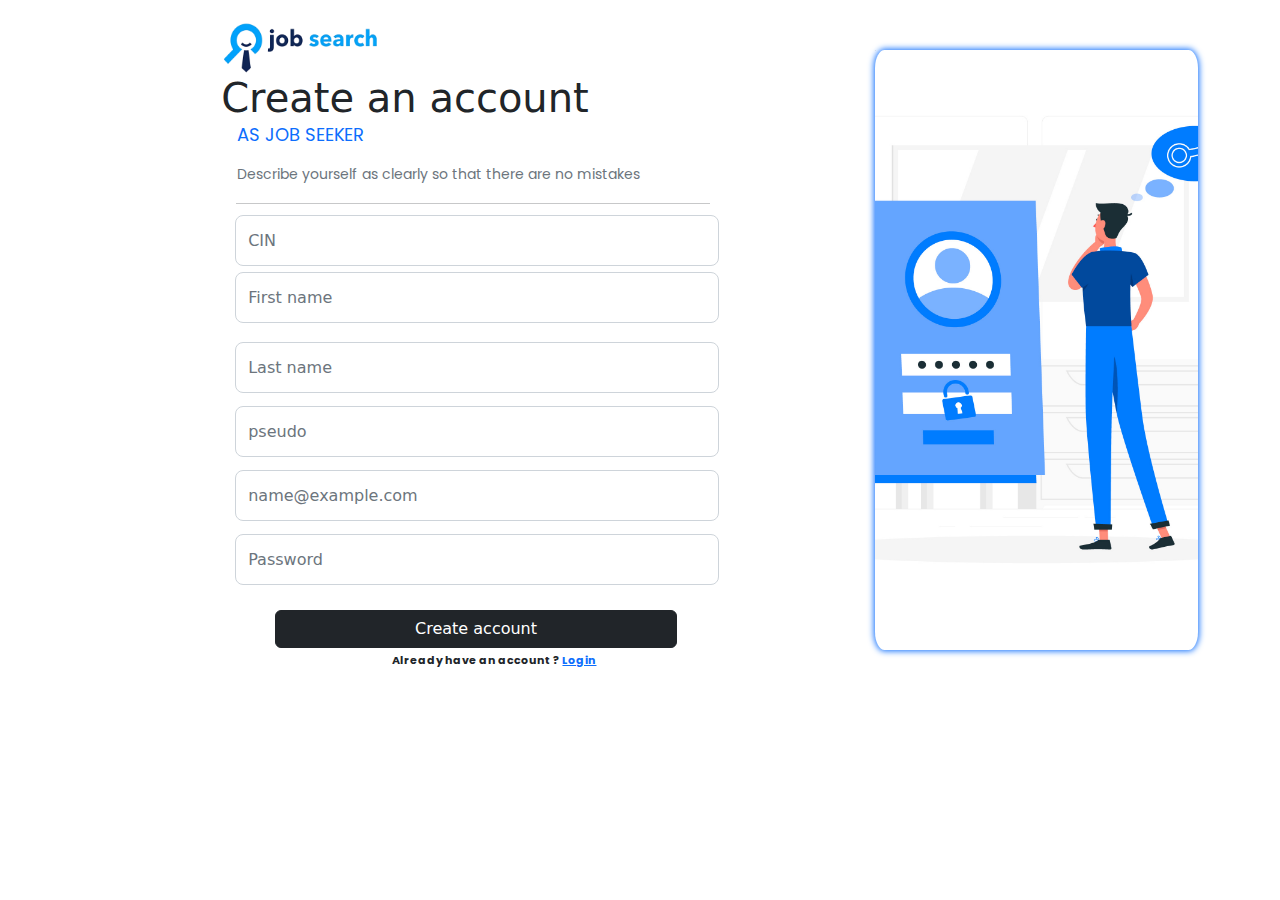
<file: login - create aacount job seeker.html>
<!DOCTYPE html>
<html lang="en" style="border-radius: 12px;">
    <head>
        <meta charset="utf-8" />
        <meta name="viewport" content="width=device-width, initial-scale=1.0, shrink-to-fit=no" />
        <title>Sign up - Job seeker</title>
        <link rel="stylesheet" href="assets/bootstrap/css/bootstrap.min.css" />
        <link rel="stylesheet" href="https://fonts.googleapis.com/css?family=Archivo+Narrow&amp;display=swap" />
        <link rel="stylesheet" href="https://fonts.googleapis.com/css?family=Poppins&amp;display=swap" />
        <link rel="stylesheet" href="https://fonts.googleapis.com/css?family=Spline+Sans+Mono&amp;display=swap" />
        <link rel="stylesheet" href="assets/css/login-style.css" />
    </head>

    <body>
        <div class="container">
            <!-- LEFT BLOC -- CREATE ACCOUNT -->
            <div class="container-account">
                <!-- LOGO OF WEBSITE -->
                <div class="logo-web"><a href="#">
                    <img src="assets/img/logo-web-png.png" width="158" height="52" /></a>
                </div>
                <div class="container-formulaire">
                        <h1 class="title-create-account">Create an account</h1>
                        <p class="role-title">As job seeker</p>
                        <p class="describe">Describe yourself as clearly so that there are no mistakes</p>
                        <div class="line-or"><hr/></div>
                        <!-- FORMULAIRE -->
                        <form class="formulaire-create-account">
                            <!-- CIN  -->
                            <input class="inptCin form-control" type="number" id="exampleFormControlInput-1"placeholder="CIN"/>
                            <!-- FIRST NAME -->
                            <input class="inptFirstName form-control" type="text" placeholder="First name"/>
                            <!-- LAST NAME -->
                            <input class="inptLastName form-control" type="text" placeholder="Last name" />
                            <!-- PSEUDO  -->
                            <input class="inptPseudo form-control" type="text" id="exampleFormControlInput-2" placeholder="pseudo"/>
                            <!-- EMAIL -->
                            <input class="inptEmail form-control" type="email" id="exampleFormControlInput1" placeholder="name@example.com" />
                            <!-- PASSWORD -->
                            <input class="inptPwd form-control" type="password" id="inputPassword" placeholder="Password"/>
                            <!-- BUTTON CREATE -->
                            <button class="create-btn btn btn-dark" type="submit">Create account</button>
                        </form>
                        <p class="create-login-row">Already have an account ? <a href="#">Login</a></p>
                </div>
            </div>
            <!-- Right bloc - image  -->
            <div class="container-img" style="background: url('assets/img/3293465.jpg') center / cover repeat, var(--bs-blue);">
                <p style="font-size: 1px;">d</p>
            </div>
        </div>
        <script src="assets/bootstrap/js/bootstrap.min.js"></script>
    </body>
</html>
</file>
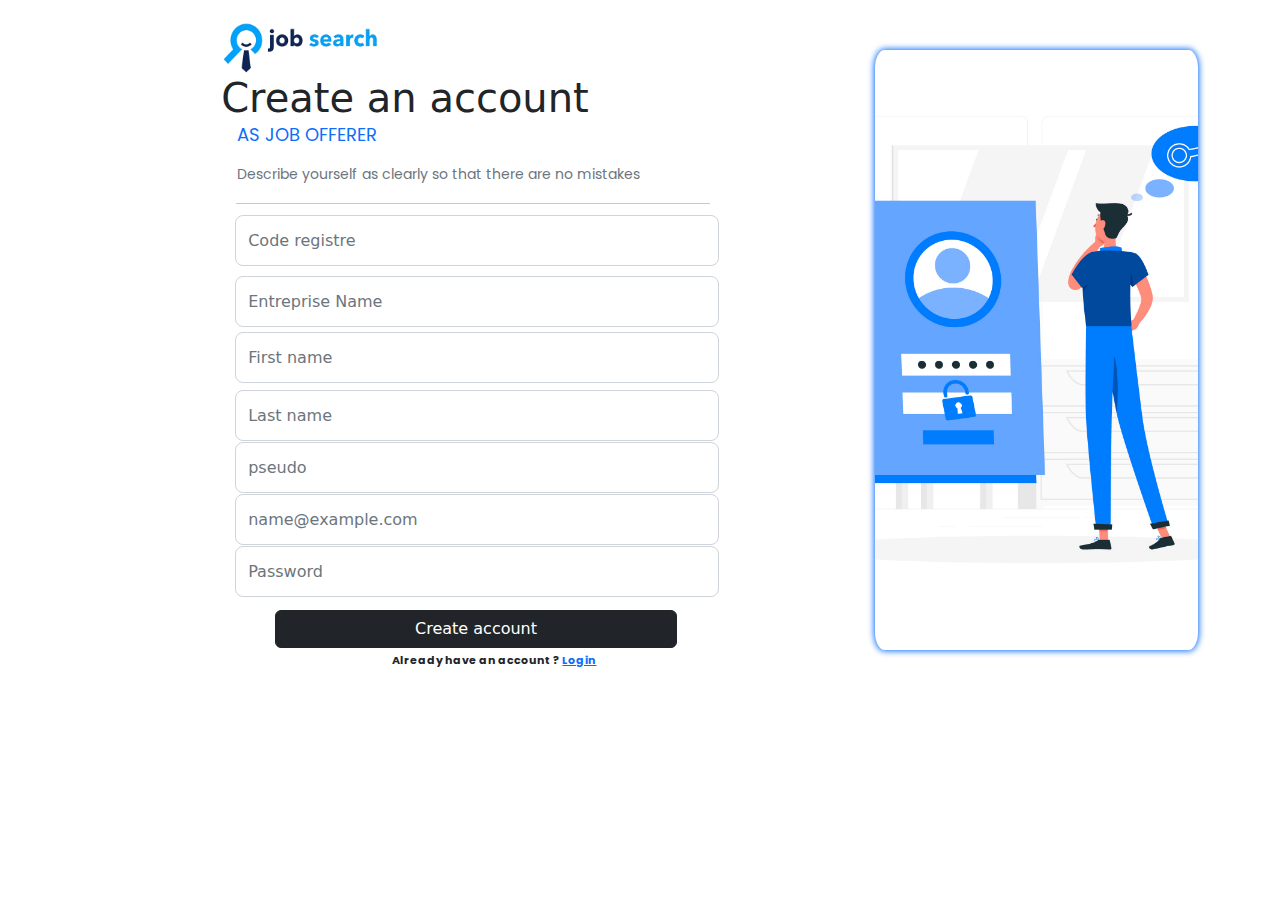
<file: login - create account as job offerer.html>
<!DOCTYPE html>
<html lang="en" style="border-radius: 12px;">

<head>
    <meta charset="utf-8">
    <meta name="viewport" content="width=device-width, initial-scale=1.0, shrink-to-fit=no">
    <title>Sign up - Job OFFERER</title>
    <link rel="stylesheet" href="assets/bootstrap/css/bootstrap.min.css">
    <link rel="stylesheet" href="https://fonts.googleapis.com/css?family=Archivo+Narrow&amp;display=swap">
    <link rel="stylesheet" href="https://fonts.googleapis.com/css?family=Poppins&amp;display=swap">
    <link rel="stylesheet" href="https://fonts.googleapis.com/css?family=Spline+Sans+Mono&amp;display=swap">
    <link rel="stylesheet" href="assets/css/login-style.css">
</head>

<body>
    <div class="container">
        <!-- LEFT BLOC -- CREATE ACCOUNT -->
    <div class="container-account">
            <!-- LOGO OF WEBSITE -->
            <div class="logo-web"><a href="#"><img src="assets/img/logo-web-png.png" width="158" height="52"></a></div>

            <div class="container-formulaire">
                <h1 class="title-create-account">Create an account</h1>
                <p class="role-title" >AS JOB OFFERER</p>
                <p class="describe">Describe yourself as clearly so that there are no mistakes </p>
                <div class="line-or"><hr></div>
                <!-- FORMULAIRE -->
                <form class="formulaire-create-account">
                    <!-- REGISTER NUMBER -->
                    <input class="inptCodeReg form-control" type="number" id="exampleFormControlInput-1"placeholder="Code registre"/>
                    <!-- ENTREPRISE NAME  -->
                    <input class="inptEntrName form-control" id="exampleFormControlInput-3"type="text"placeholder="Entreprise Name" required/>
                    <!-- FIRST NAME  -->
                    <input class="inptFirstName form-control" type="text" placeholder="First name" />
                    <!-- LAST NAME -->
                    <input class="inptLastName form-control" type="text" placeholder="Last name" />
                    <!-- PSEUDO  -->
                    <input class="inptPseudo form-control "type="text" id="exampleFormControlInput-2" placeholder="pseudo"/>
                    <!-- EMAIL  -->
                    <input class="inptEmail form-control" type="email" id="exampleFormControlInput1" placeholder="name@example.com" />
                    <!-- PASSWORD  -->
                    <input class="inptPwd form-control" type="password" id="inputPassword" placeholder="Password" />
                    <!-- BUTTON CREATE -->
                    <button class="create-btn btn btn-dark" type="submit" >Create account</button>
                </form>
                <p class="create-login-row">Already have an account ? <a href="#">Login</a></p>
            </div>
        </div>
            <!-- Right bloc - image  -->
        <div class="container-img" style="background: url('assets/img/3293465.jpg') center / cover repeat, var(--bs-blue);">
            <p style="font-size: 1px;">d</p>
        </div>
    </div>
    <script src="assets/bootstrap/js/bootstrap.min.js"></script>
</body>

</html>
</file>
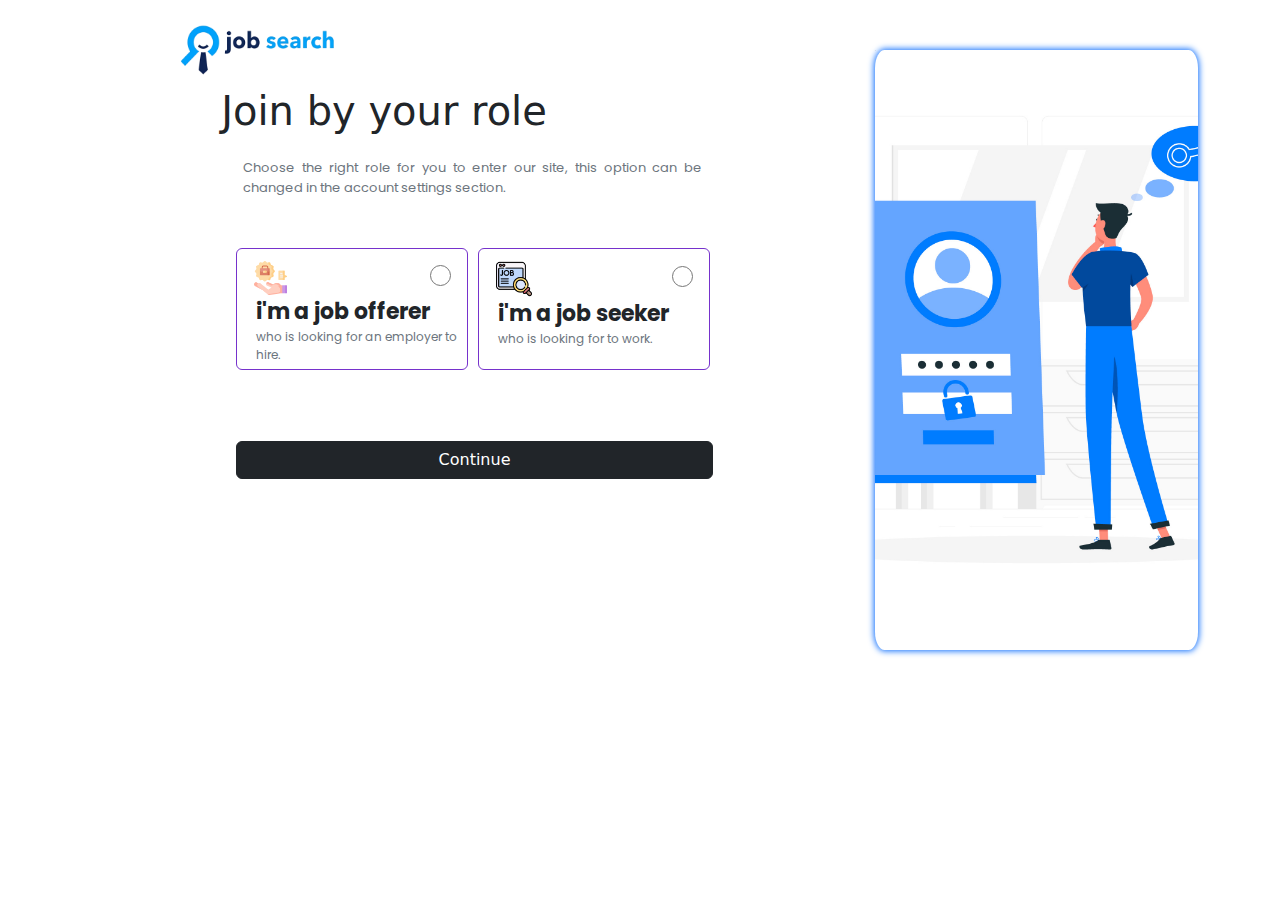
<file: login join by your role.html>
<!DOCTYPE html>
<html lang="en" style="border-radius: 12px;">
    <head>
        <meta charset="utf-8" />
        <meta name="viewport" content="width=device-width, initial-scale=1.0, shrink-to-fit=no" />
        <title>Register By role</title>
        <link rel="stylesheet" href="assets/bootstrap/css/bootstrap.min.css" />
        <link rel="stylesheet" href="https://fonts.googleapis.com/css?family=Archivo+Narrow&amp;display=swap" />
        <link rel="stylesheet" href="https://fonts.googleapis.com/css?family=Poppins&amp;display=swap" />
        <link rel="stylesheet" href="https://fonts.googleapis.com/css?family=Spline+Sans+Mono&amp;display=swap" />
        <link rel="stylesheet" href="assets/css/login-style.css" />
    </head>

    <body>
        <div class="container">
            <!-- LEFT BLOC -- CREATE ACCOUNT -->
            <div class="container-account">
                <div class="logo-web">
                    <a href="#"><img src="assets/img/logo-web-png.png" width="158" height="52" style="padding-top: 0px; margin-left: -43px; margin-top: 2px; margin-bottom: 11px;" /></a>
                </div>
                <div class="container-formulaire">
                    <h1 class="title-create-account">Join by your role</h1>
                    <p class="describeRole">Choose the right role for you to enter our site, this option can be changed in the account settings section.</p>
                    <!-- CONTAINER OF TWO ROLES  -->
                    <form name="" action="">
                        <div class="container-Roles">
                            <!-- SINGLE ROLE JOB OFFERER -->
                            <div class="signle-role">
                                <div class="img-bloc">
                                    <img width="33" height="34" src="assets/img/job-offer%20(1).png" />
                                    <!-- RADIO BUTTON 1 -->
                                    <input id="radio-btn-1" type="radio" />
                                </div>
                                <span class="lbl-two">i'm a job offerer<br /></span>
                                <p>who is looking for an employer to hire.</p>
                            </div>
                            <!-- SINGLE ROLE JOB SEEKER -->
                            <div class="signle-role">
                                <div class="img-bloc">
                                    <img width="36" height="36" src="assets/img/job.png" />
                                    <!-- RADIO BUTTON 1 -->
                                    <input id="radio-btn-2" type="radio" />
                                </div>
                                <span>i'm a job seeker<br /></span>
                                <p>who is looking for to work.</p>
                            </div>
                        </div>
                        <!-- BUTTON CONTINUE -->
                        <button class="continue-btn btn btn-dark" type="submit">Continue</button>
                    </form>
                </div>
            </div>
            <!-- Right bloc - image  -->
            <div class="container-img" style="background: url('assets/img/3293465.jpg') center / cover repeat, var(--bs-blue);">
                <p style="font-size: 1px;">d</p>
            </div>
        </div>
        <script src="assets/bootstrap/js/bootstrap.min.js"></script>
    </body>
</html>
</file>
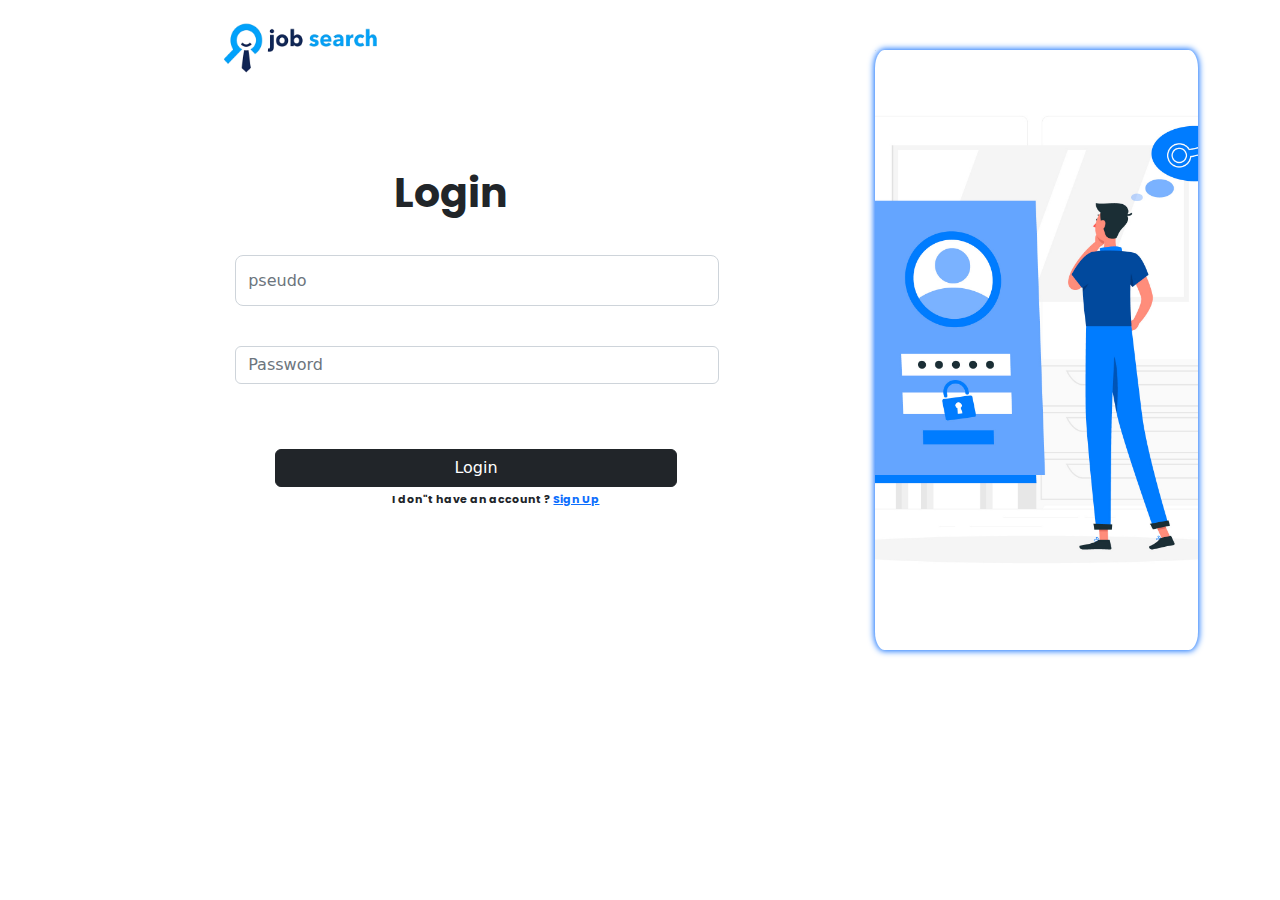
<file: login.html>
<!DOCTYPE html>
<html lang="en" style="border-radius: 12px;">
    <head>
        <meta charset="utf-8" />
        <meta name="viewport" content="width=device-width, initial-scale=1.0, shrink-to-fit=no" />
        <title>Login</title>
        <link rel="stylesheet" href="assets/bootstrap/css/bootstrap.min.css" />
        <link rel="stylesheet" href="https://fonts.googleapis.com/css?family=Archivo+Narrow&amp;display=swap" />
        <link rel="stylesheet" href="https://fonts.googleapis.com/css?family=Poppins&amp;display=swap" />
        <link rel="stylesheet" href="https://fonts.googleapis.com/css?family=Spline+Sans+Mono&amp;display=swap" />
        <link rel="stylesheet" href="assets/css/login-style.css" />
    </head>

    <body>
        <div class="container ">
            <!-- Left bloc - login  -->
            <div class="login">
                <!-- LOGO OF WEBSITE  -->
                <div class="logo-web">
                    <a href="#"><img src="assets/img/logo-web-png.png" width="158" height="52"/></a>
                </div>
                <!-- CONTAINER OF FORM -->
                <div class="container-formulaire" >
                    <!-- TITLE  -->
                    <h1 class="title-login">Login</h1>
                    <!-- FORMULAIRE -->
                    <form class="formulaire">
                        <div class="col1"></div>
                        <div class="col2"></div>
                        <!-- PSEUDO -->
                        <input class="inptPseudo form-control" type="text" id="exampleFormControlInput-2" placeholder="pseudo" />
                        <!-- PASSWORD -->
                        <input class="inptPwd form-control" type="password" id="inputPassword"placeholder="Password"/>
                        <!-- BUTTON LOGIN  -->
                        <button class="login-btn btn btn-dark" type="submit" >Login</button>
                    </form>
                    <p class="login-row" >I don"t have an account ? <a href="#">Sign Up</a></p>
                </div>
            </div>
            <!-- Right bloc - image  -->
            <div class="container-img" style="background: url('assets/img/3293465.jpg') center / cover repeat, var(--bs-blue);">
                <p style="font-size: 1px;">d</p>
            </div>
        </div>
        <script src="assets/bootstrap/js/bootstrap.min.js"></script>
    </body>
</html>
</file>
<file: assets/css/login-style.css>
.container-img {
  border-radius: 3%;
  margin-top: 2%;
  margin-right: 3%;
  box-shadow: 0px 0px 6px 1px var(--bs-blue);
  margin-top: 33px;
  width: 537.2px;
  height: 600px;
  margin-left: -76px;
  margin-right: 0.2px;
  background: url("assets/img/3293465.jpg") center / cover repeat, var(--bs-blue);
  border-style: none;
  border-color: var(--bs-btn-hover-color);
}

.title-login {
  font-family: "Trebuchet MS", "Lucida Sans Unicode", "Lucida Grande", "Lucida Sans", "Arial", "sans-serif";
  font-size: 30px;
  text-align: center;
  font-weight: bolder;
  margin-top: 2%;
  margin-bottom: 2%;
}
/* --------------------------------- LOGIN -------------------------------- */
.container {
  display: flex;
  justify-content: start;
  align-items: center;
}
.login,
.container-account {
  height: 599.362px;
  width: 635.8px;
  margin: 2% 94px 46px 139.2px;
  padding-right: 308px;
}
.logo-web > img {
  padding-top: 0px;
  margin-left: -43px;
  margin-top: 2px;
  margin-bottom: 11px;
}
.container-formulaire {
  display: flex;
  flex-direction: column;
  justify-content: space-around;
  border-width: 1px;
  width: 472.8px;
}
.container-formulaire > .title-login {
  text-align: center;
  text-transform: capitalize;
  font-family: Poppins, sans-serif;
  font-size: 41px;
  width: 437.225px;
  margin-left: 11px;
  margin-top: 93.7375px;
  margin-bottom: 23.45px;
}
.formulaire {
  display: flex;
  flex-direction: column;
  justify-content: space-between;
  width: 484.225px;
  margin: 45px;
  margin-left: 14px;
  height: 309.288px;
  margin-top: -63px;
}
.inptPseudo {
  padding-bottom: 0px;
  padding-top: 0px;
  margin-top: -3px;
  height: 51px;
  border-radius: 8px;
  width: 484px;
}
.inputPassword {
  padding-top: 0px;
  margin-top: -3px;
  margin-bottom: 0px;
  height: 51px;
  border-radius: 8px;
  padding-bottom: 0px;
}
.login-btn {
  margin-top: 25.1125px;
  width: 401.263px;
  margin-left: 40.225px;
}
.login-row {
  font-size: 11px;
  margin-left: 171.3px;
  margin-right: 0px;
  margin-top: -41.2625px;
  font-weight: bold;
  font-family: Poppins, sans-serif;
  text-align: left;
}

/* ---------------------- CREATE AN ACCOUNT AS JOB SEEKER ---------  */
.role-title {
  text-transform: uppercase;
  color: var(--bs-primary);
  font-family: Poppins, sans-serif;
  text-align: left;
  margin-left: 15.7125px;
  font-size: 18px;
  margin-top: -9px;
}
.tilte-create-account {
  font-family: Poppins, sans-serif;
  font-size: 34px;
  width: 437.225px;
  margin-left: -50px;
  margin-top: 12.7375px;
}
.describe {
  color: var(--bs-gray);
  font-family: Poppins, sans-serif;
  text-align: left;
  margin-left: 15.7125px;
  font-size: 14px;
}
.line-or {
  margin-top: -50px;
}
.line-or {
  text-align: center;
  width: 474.225px;
  margin-left: 15px;
  margin-top: -14px;
}
.formulaire-create-account {
  display: flex;
  flex-direction: column;
  justify-content: space-between;
  width: 484.225px;
  margin: 45px;
  margin-left: 14px;
  height: 430px;
  margin-top: -2px;
}
.formulaire-create-account > .inptCin {
  padding-bottom: 0px;
  padding-top: 0px;
  margin-top: -3px;
  height: 51px;
  border-radius: 8px;
  width: 484px;
}
.formulaire-create-account > .inptFirstName {
  height: 51px;
  border-radius: 8px;
  margin-top: -10px;
  border-radius: 8px;
  margin-bottom: 13px;
}
.formulaire-create-account > .inptLastName {
  height: 51px;
  margin-top: -10px;
  border-radius: 8px;
}
.formulaire-create-account > .inptPseudo {
  padding-bottom: 0px;
  padding-top: 0px;
  margin-top: -3px;
  height: 51px;
  border-radius: 8px;
  width: 484px;
}
.formulaire-create-account > .inptEmail {
  padding-bottom: 0px;
  padding-top: 0px;
  margin-top: -3px;
  height: 51px;
  border-radius: 8px;
}
.formulaire-create-account > .inptPwd {
  padding-top: 0px;
  margin-top: -3px;
  margin-bottom: 0px;
  height: 51px;
  border-radius: 8px;
  padding-bottom: 0px;
}
.create-btn {
  margin-top: 9.1125px;
  width: 401.263px;
  margin-left: 40.225px;
}
.create-login-row {
  font-size: 11px;
  margin-left: 171.3px;
  margin-right: 0px;
  margin-top: -41.2625px;
  font-weight: bold;
  font-family: Poppins, sans-serif;
  text-align: left;
}

/* --------------- CREATE ACCOUNT OFFERER ------------------------*/
.inptCodeReg{
  padding-bottom: 0px; padding-top: 0px; margin-top: -3px; height: 51px; border-radius: 8px; width: 484px;
}
.inptEntrName {
  padding-bottom: 0px; padding-top: 0px; margin-top: 6px; height: 51px; border-radius: 8px; width: 484px;
  margin-bottom: 10px;
}
.inptFirstName{
  height: 51px; margin-top: 7px; border-radius: 8px;
}
.inptLastName{
  height: 51px; margin-top: -10px; border-radius: 8px;
}
.inptEmail{
  padding-bottom: 0px; padding-top: 0px; margin-top: -3px; height: 51px; border-radius: 8px;
}

/* --------- */
.describeRole{
  color: var(--bs-gray);font-family: Poppins, sans-serif;text-align: justify;margin-left: 21.7125px;font-size: 13px;width: 459.087px;padding-right: 0px;margin-right: 1px;margin-top: 15px;
}
.container-Roles{
  display: flex;
  justify-content: space-around;
  align-items: center;
  width: 483.8px;margin-left: 10px;margin-top: 16px;
}
.signle-role{
  border: 1px solid rgb(118,50,204);border-radius: 6px;width: 48%;height: 122px;margin-top: 19px;
}
.img-bloc{
  display: flex;
  justify-content: space-between;
  align-items: center;
  margin-top: 7px;
}
.img-bloc>img{
  margin-left: 17px;margin-top: 5px;
}
.img-bloc>input{
  margin-right: 16px;height: 21px;width: 21px;color: var(--bs-purple);border-color: var(--bs-purple);
}
.signle-role>p{
  color: var(--bs-gray-600);font-size: 12px;margin-left: 19px;font-family: Poppins, sans-serif;margin-right: 6px;margin-bottom: 14px;
}
.signle-role>span{
  margin-left: 19px;margin-top: 11px;font-size: 22px;font-family: Poppins, sans-serif;font-weight: bold;
}
.continue-btn{
  justify-content: end;
  margin-top: 15%;width: 476.263px;margin-left: 15.225px;
}
</file>
